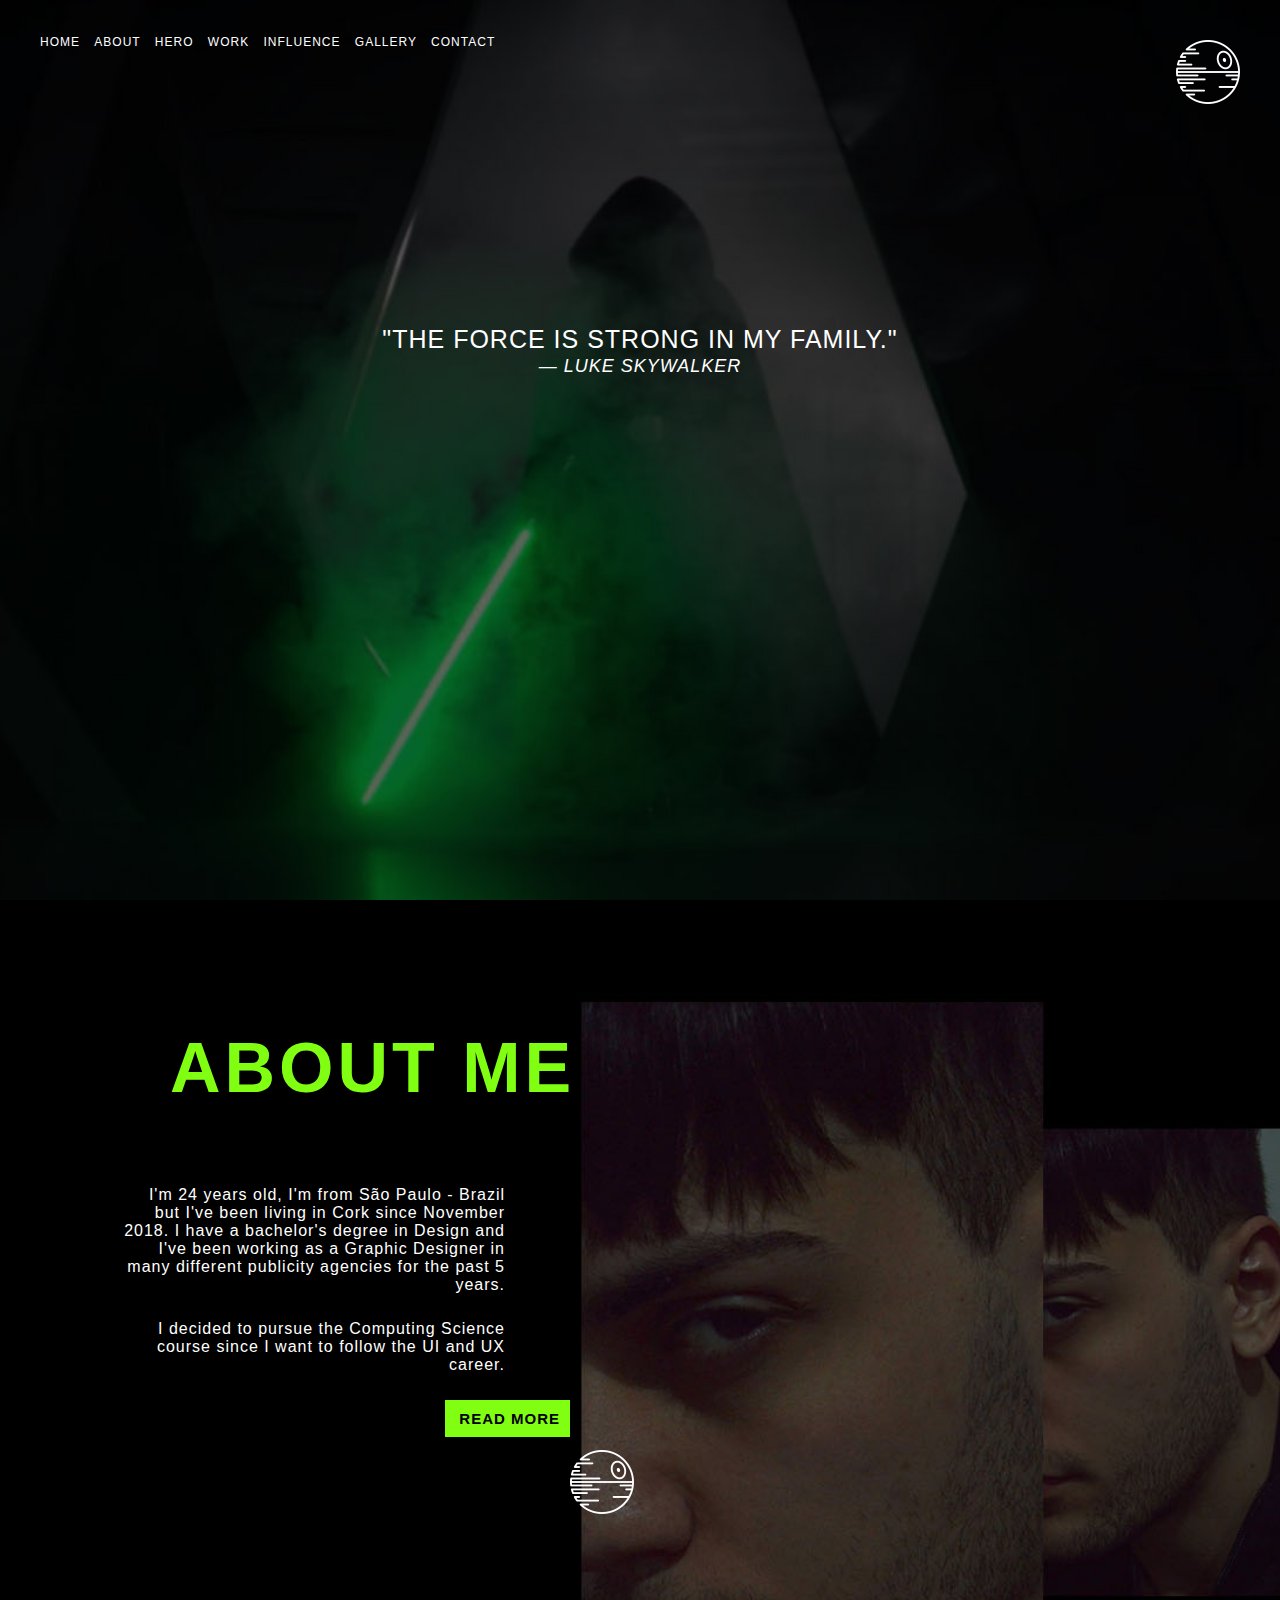
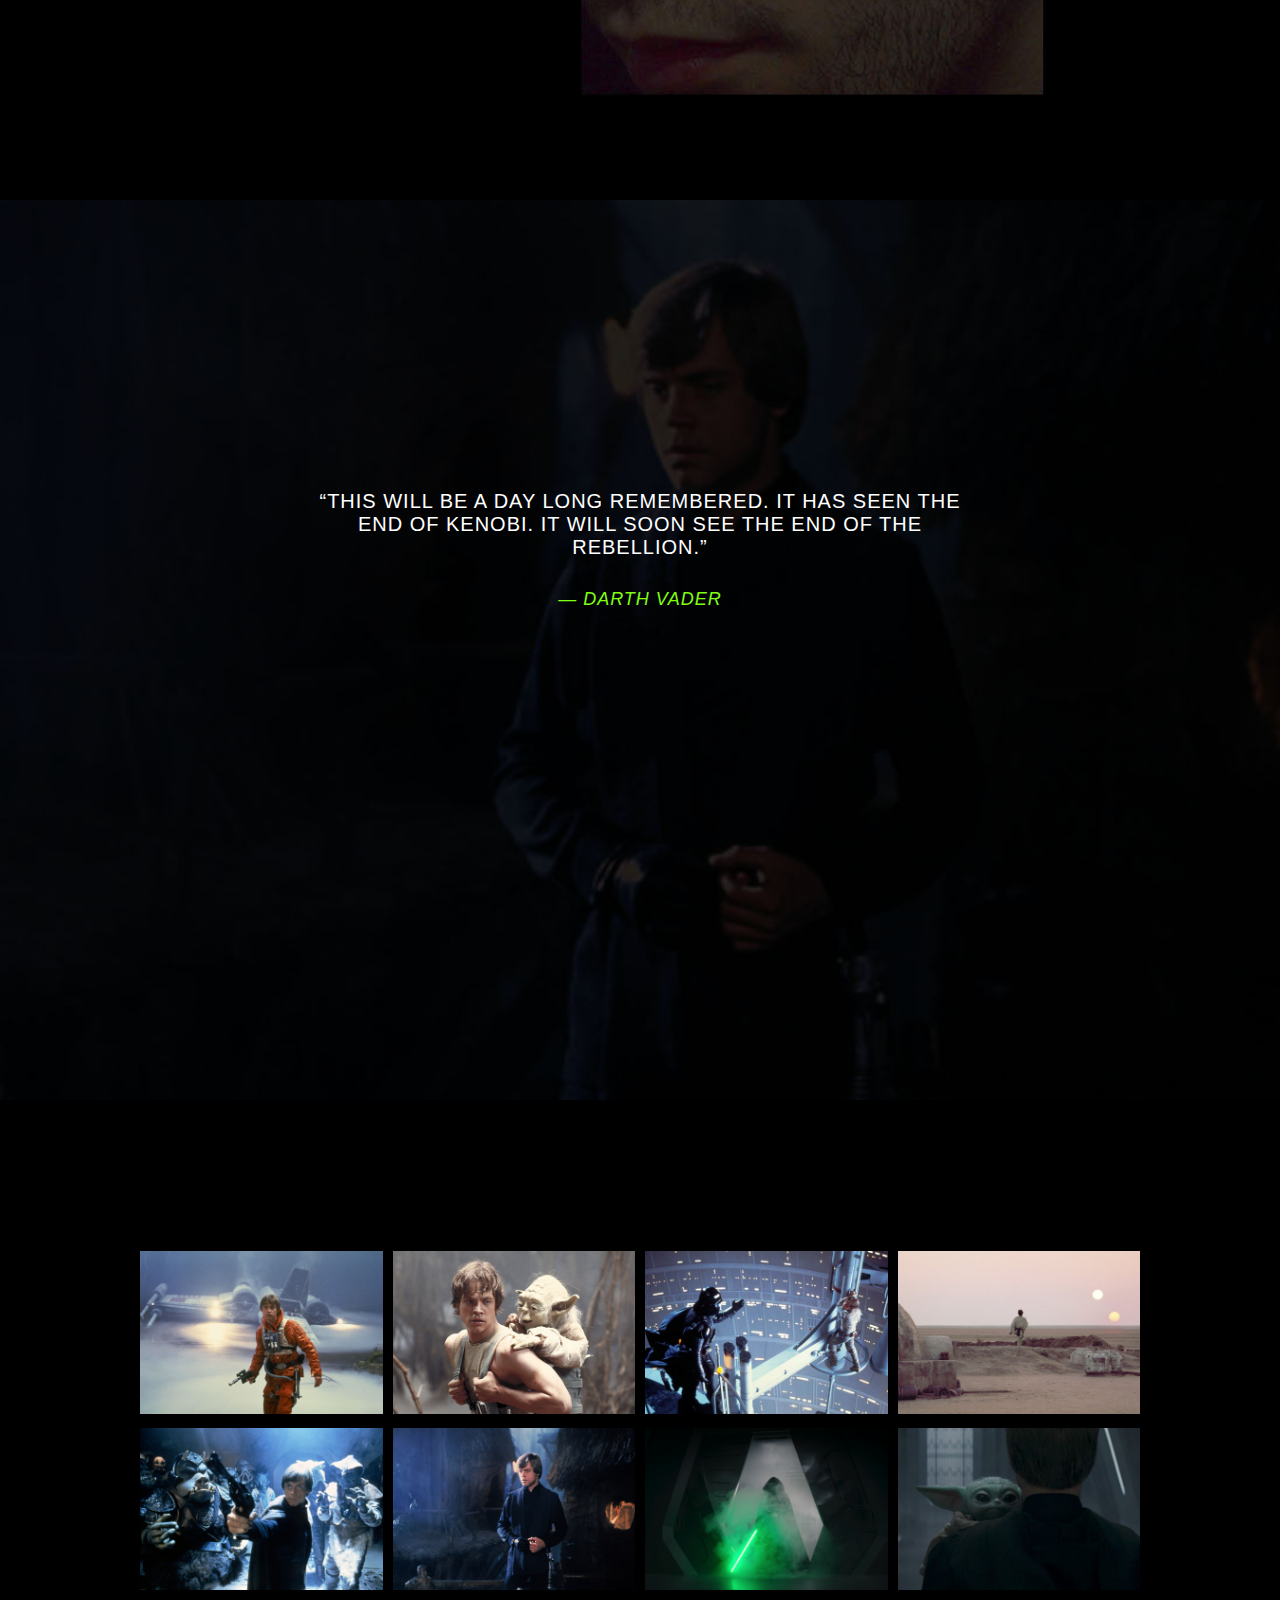
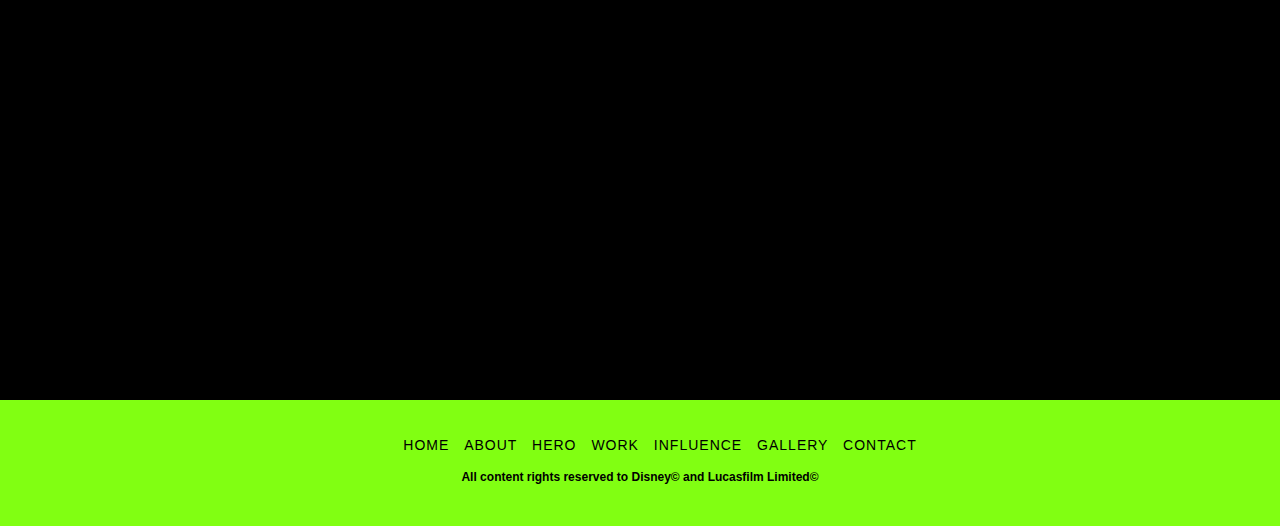
<file: skywalker-website/Index.html>
<!Doctype html>
<html lang= "en">
    <head>
        <meta charset="utf-8"/>
        <title> Gustavo Selemem | 3042264 </title>
        <link rel = "styleSheet" href ="Style.css"/>
    </head>

<div>

<body>


<section id="first-section">

<nav id="menu">
	     <nav id="menu">
         <ul>
             <li> <a href= "Index.html" target="_blank"> Home </a> </li>
             <li> <a href= "AboutMe.html" target="_blank"> About </a> </li>
             <li> <a href= "MyHero.html" target="_blank"> Hero </a> </li>
             <li> <a href= "Work.html" target="_blank"> Work </a> </li>
             <li> <a href= "Influence.html" target="_blank"> Influence </a> </li>
             <li> <a href= "Gallery.html" target="_blank"> Gallery </a> </li>
             <li> <a href= "Contact.html" target="_blank"> Contact </a> </li>
         </ul>
       </nav>

<img src="Media/Logo.png" width="64px" height="64px" alt = "Logo" title = "Logo">

<blockquote> "The Force Is Strong In My Family." <footer> — Luke Skywalker </footer> </blockquote>

</section>



<section id="second-section">

    <h2> About Me </h2>
	     <p> I'm 24 years old, I'm from São Paulo - Brazil but I've been living in Cork since November 2018. I have a bachelor's degree in Design and I've been working as a Graphic Designer in many different publicity agencies for the past 5 years. </p>

        <p> I decided to pursue the Computing Science course since I want to follow the UI and UX career. </p>

    <h3> <a href= "AboutMe.html" target="_blank"> Read More </a> </h3>
  
</section>



<section id="third-section">

        <img src="Media/Logo.png" width="64px" height="64px" alt = "Logo" title = "Logo">

	    <blockquote> “This will be a day long remembered. It has seen the end of Kenobi. It will soon see the end of the Rebellion.” <footer> — Darth Vader </footer> </blockquote>

</section>



<section id="fourth-section">

     <div class="container">
        <div class="one"> <img src="Media/1.jpg" style="width:100%"> </div>
        <div class="two"> <img src="Media/2.jpg" style="width:100%"> </div>
        <div class="three"> <img src="Media/3.jpg" style="width:100%"> </div>
        <div class="four"> <img src="Media/4.jpg" style="width:100%"> </div>
        <div class="five"> <img src="Media/5.jpg" style="width:100%"> </div>
        <div class="six"> <img src="Media/7.jpg" style="width:100%"> </div>
        <div class="seven"> <img src="Media/8.jpg" style="width:100%"> </div>
        <div class="eight"> <img src="Media/9.jpg" style="width:100%"> </div>
     </div>

</section>


<footer id="footer">

       <nav id="menu">
         <ul>
             <li> <a href= "Index.html" target="_blank"> Home </a> </li>
             <li> <a href= "AboutMe.html" target="_blank"> About </a> </li>
             <li> <a href= "MyHero.html" target="_blank"> Hero </a> </li>
             <li> <a href= "Work.html" target="_blank"> Work </a> </li>
             <li> <a href= "Influence.html" target="_blank"> Influence </a> </li>
             <li> <a href= "Gallery.html" target="_blank"> Gallery </a> </li>
             <li> <a href= "Contact.html" target="_blank"> Contact </a> </li>
         </ul>
       </nav>

       <p> <strong> All content rights reserved to Disney© and Lucasfilm Limited© </strong> </p>

</footer>




</body>
</div>
</file>
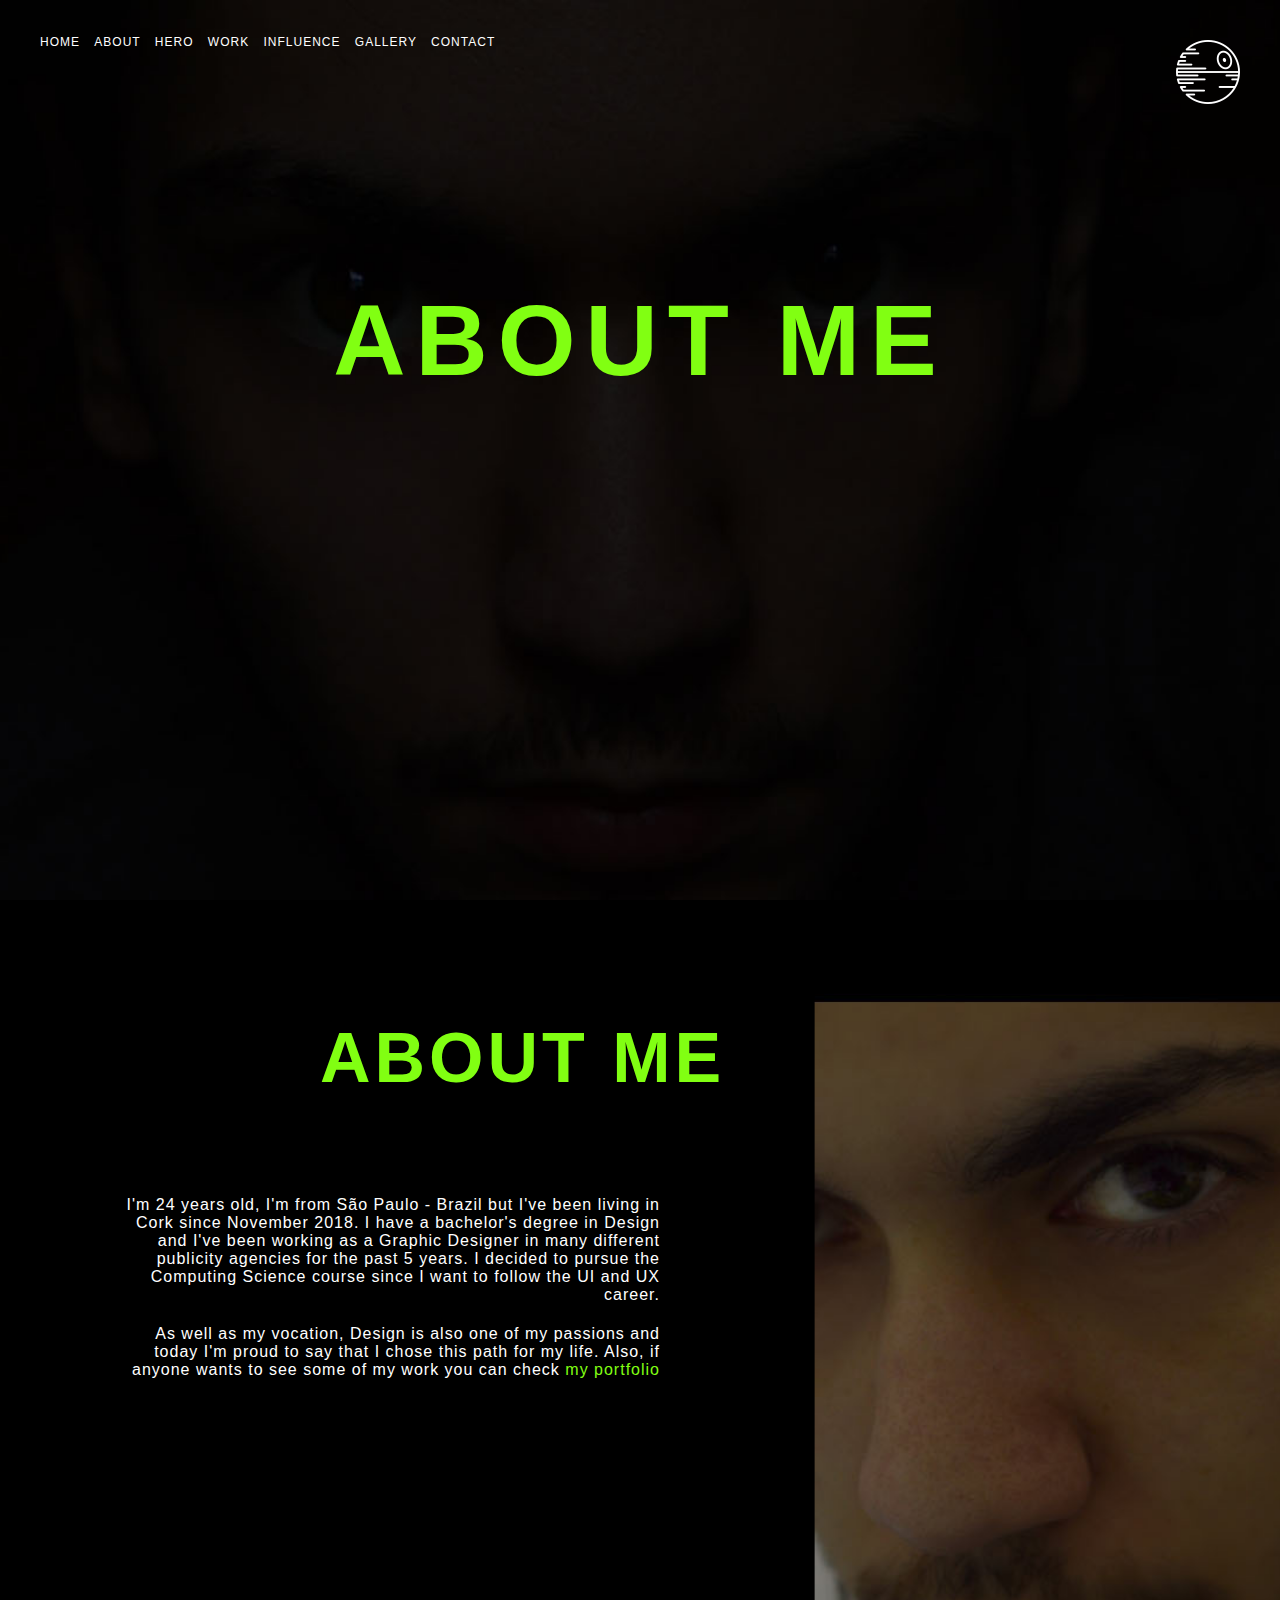
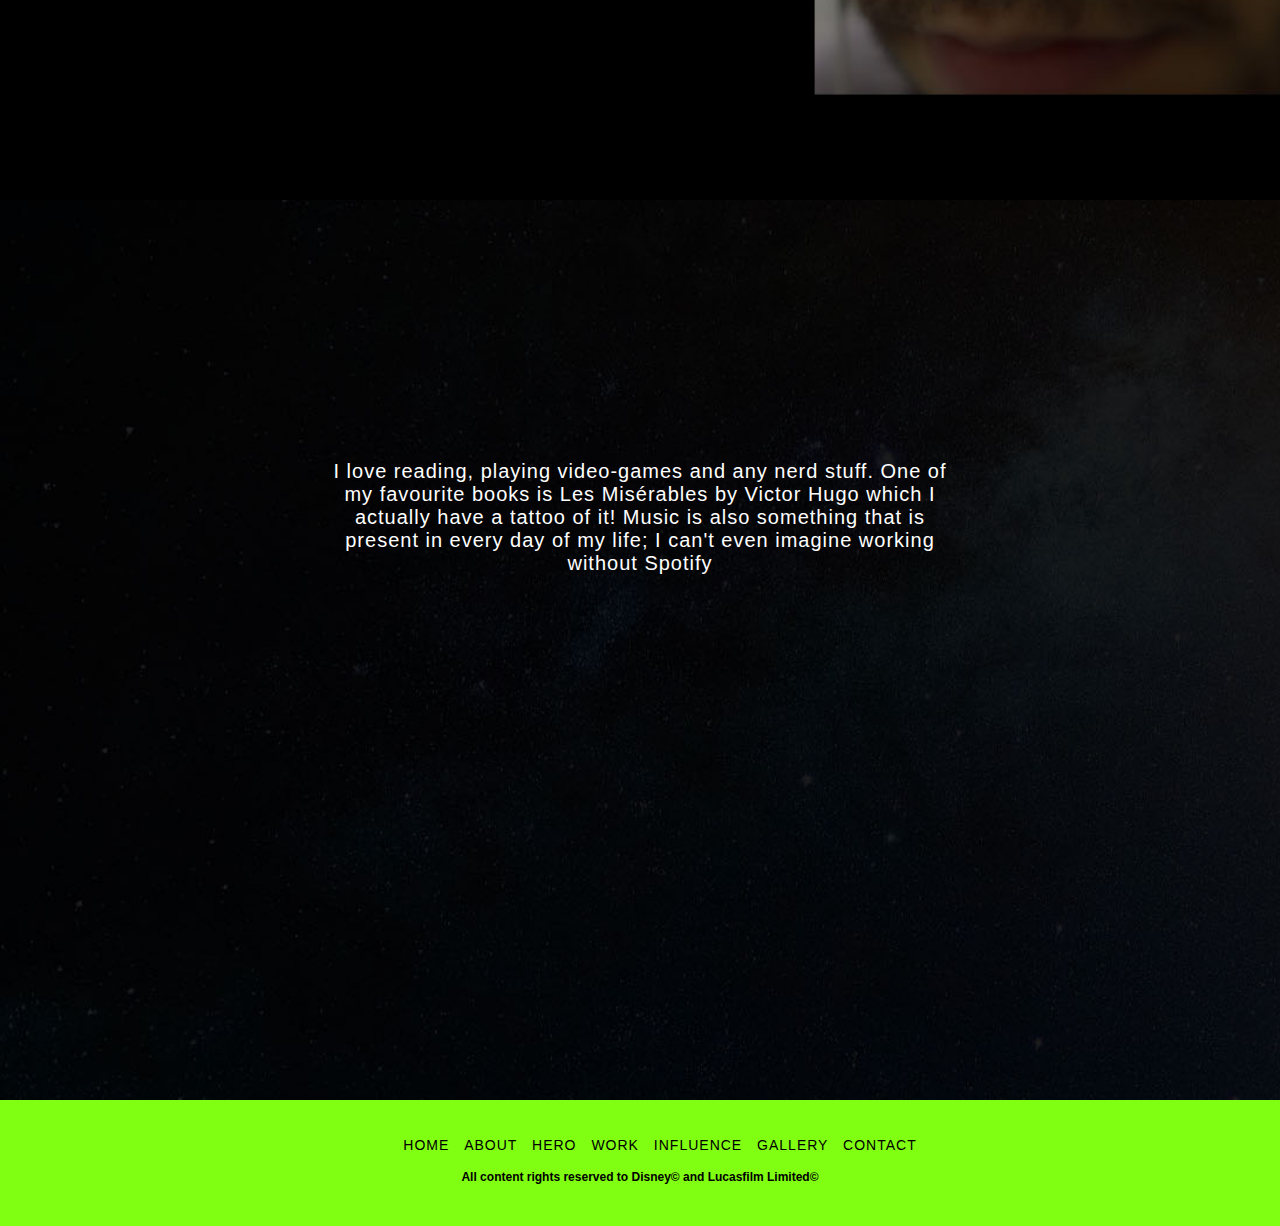
<file: skywalker-website/AboutMe.html>
<!Doctype html>
<html lang= "en">
    <head>
        <meta charset="utf-8"/>
        <title> Gustavo Selemem | 3042264 </title>
        <link rel = "styleSheet" href ="Style.css"/>
    </head>

<div>

<body>


<section id="first-section-about">

<nav id="menu">
       <nav id="menu">
         <ul>
             <li> <a href= "Index.html" target="_blank"> Home </a> </li>
             <li> <a href= "AboutMe.html" target="_blank"> About </a> </li>
             <li> <a href= "MyHero.html" target="_blank"> Hero </a> </li>
             <li> <a href= "Work.html" target="_blank"> Work </a> </li>
             <li> <a href= "Influence.html" target="_blank"> Influence </a> </li>
             <li> <a href= "Gallery.html" target="_blank"> Gallery </a> </li>
             <li> <a href= "Contact.html" target="_blank"> Contact </a> </li>
         </ul>
       </nav>

<img src="Media/Logo.png" width="64px" height="64px" alt = "Logo" title = "Logo">

<h2> About Me </h2>

</section>


<section id="second-section-about">

        <h2> About Me </h2>
        	<p> I'm 24 years old, I'm from São Paulo - Brazil but I've been living in Cork since November 2018. I have a bachelor's degree in Design and I've been working as a Graphic Designer in many different publicity agencies for the past 5 years. I decided to pursue the Computing Science course since I want to follow the UI and UX career. </p>

          <p> As well as my vocation, Design is also one of my passions and today I'm proud to say that I chose this path for my life. Also, if anyone wants to see some of my work you can check <a href= "https://gustavoselemem.myportfolio.com/" target="_blank"> my portfolio </a></p>

</section>


<section id="third-section-about">

          <p> I love reading, playing video-games and any nerd stuff. One of my favourite books is Les Misérables by Victor Hugo which I actually have a tattoo of it! Music is also something that is present in every day of my life; I can't even imagine working without Spotify </p>

</section>


<footer id="footer">

       <nav id="menu">
         <ul>
             <li> <a href= "Index.html" target="_blank"> Home </a> </li>
             <li> <a href= "AboutMe.html" target="_blank"> About </a> </li>
             <li> <a href= "MyHero.html" target="_blank"> Hero </a> </li>
             <li> <a href= "Work.html" target="_blank"> Work </a> </li>
             <li> <a href= "Influence.html" target="_blank"> Influence </a> </li>
             <li> <a href= "Gallery.html" target="_blank"> Gallery </a> </li>
             <li> <a href= "Contact.html" target="_blank"> Contact </a> </li>
         </ul>
       </nav>

       <p> <strong> All content rights reserved to Disney© and Lucasfilm Limited© </strong> </p>

</footer>




</body>
</div>
</file>
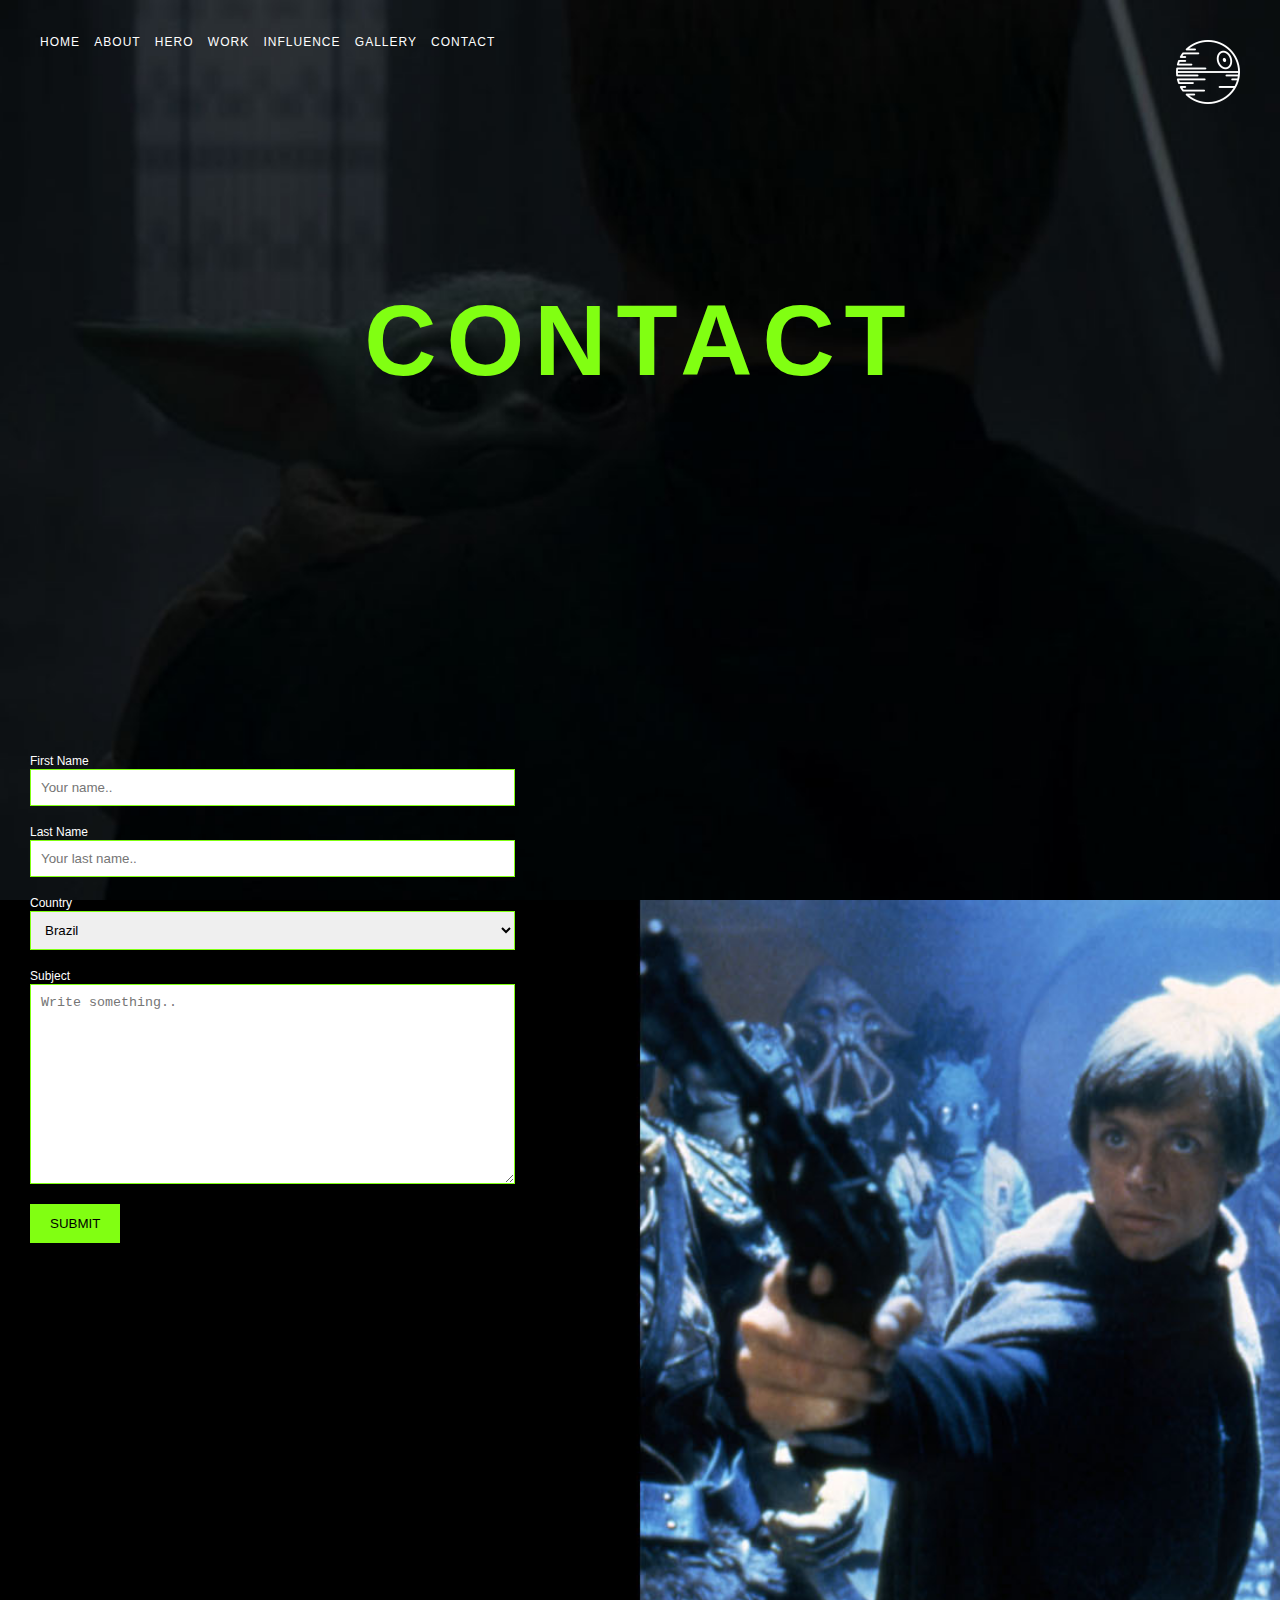
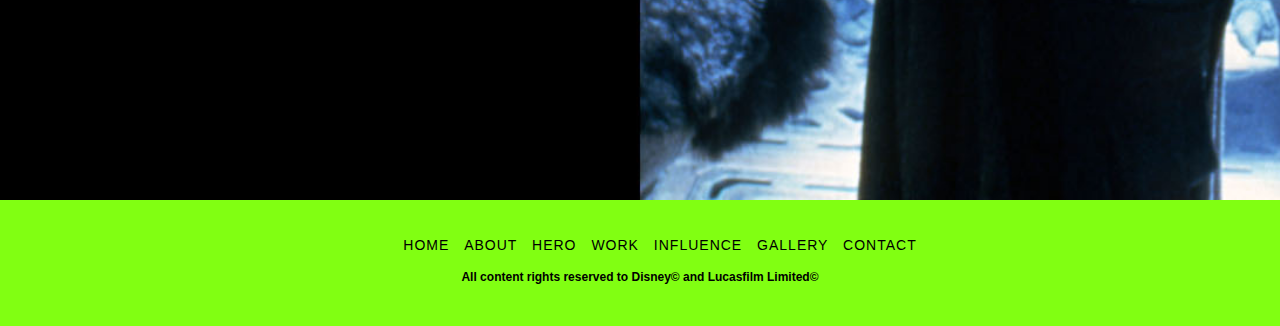
<file: skywalker-website/Contact.html>
<!Doctype html>
<html lang= "en">
    <head>
        <meta charset="utf-8"/>
        <title> Gustavo Selemem | 3042264 </title>
        <link rel = "styleSheet" href ="Style.css"/>
    </head>

<div>

<body>


<section id="first-section-contact">

<nav id="menu">
       <nav id="menu">
         <ul>
             <li> <a href= "Index.html" target="_blank"> Home </a> </li>
             <li> <a href= "AboutMe.html" target="_blank"> About </a> </li>
             <li> <a href= "MyHero.html" target="_blank"> Hero </a> </li>
             <li> <a href= "Work.html" target="_blank"> Work </a> </li>
             <li> <a href= "Influence.html" target="_blank"> Influence </a> </li>
             <li> <a href= "Gallery.html" target="_blank"> Gallery </a> </li>
             <li> <a href= "Contact.html" target="_blank"> Contact </a> </li>
         </ul>
       </nav>

<img src="Media/Logo.png" width="64px" height="64px" alt = "Logo" title = "Logo">

<h2> Contact </h2>

</section>


<section id="second-section-contact">

                <div class="container">
                  <form action="action_page.php">

                    <label for="fname"> First Name </label>
                    <input type="text" id="fname" name="firstname" placeholder="Your name..">

                    <label for="lname"> Last Name </label>
                    <input type="text" id="lname" name="lastname" placeholder="Your last name..">

                    <label for="country"> Country </label>
                    <select id="country" name="country">
                      <option value="brazil"> Brazil </option>
                      <option value="ireland"> Republic of Ireland </option>
                      <option value="usa"> USA </option>
                    </select>

                    <label for="subject"> Subject </label>
                    <textarea id="subject" name="subject" placeholder="Write something.." style="height:200px"></textarea>

                    <input type="submit" value="Submit">

                  </form>
                </div>

</section>


<footer id="footer">

       <nav id="menu">
         <ul>
             <li> <a href= "Index.html" target="_blank"> Home </a> </li>
             <li> <a href= "AboutMe.html" target="_blank"> About </a> </li>
             <li> <a href= "MyHero.html" target="_blank"> Hero </a> </li>
             <li> <a href= "Work.html" target="_blank"> Work </a> </li>
             <li> <a href= "Influence.html" target="_blank"> Influence </a> </li>
             <li> <a href= "Gallery.html" target="_blank"> Gallery </a> </li>
             <li> <a href= "Contact.html" target="_blank"> Contact </a> </li>
         </ul>
       </nav>

       <p> <strong> All content rights reserved to Disney© and Lucasfilm Limited© </strong> </p>

</footer>




</body>
</div>
</file>
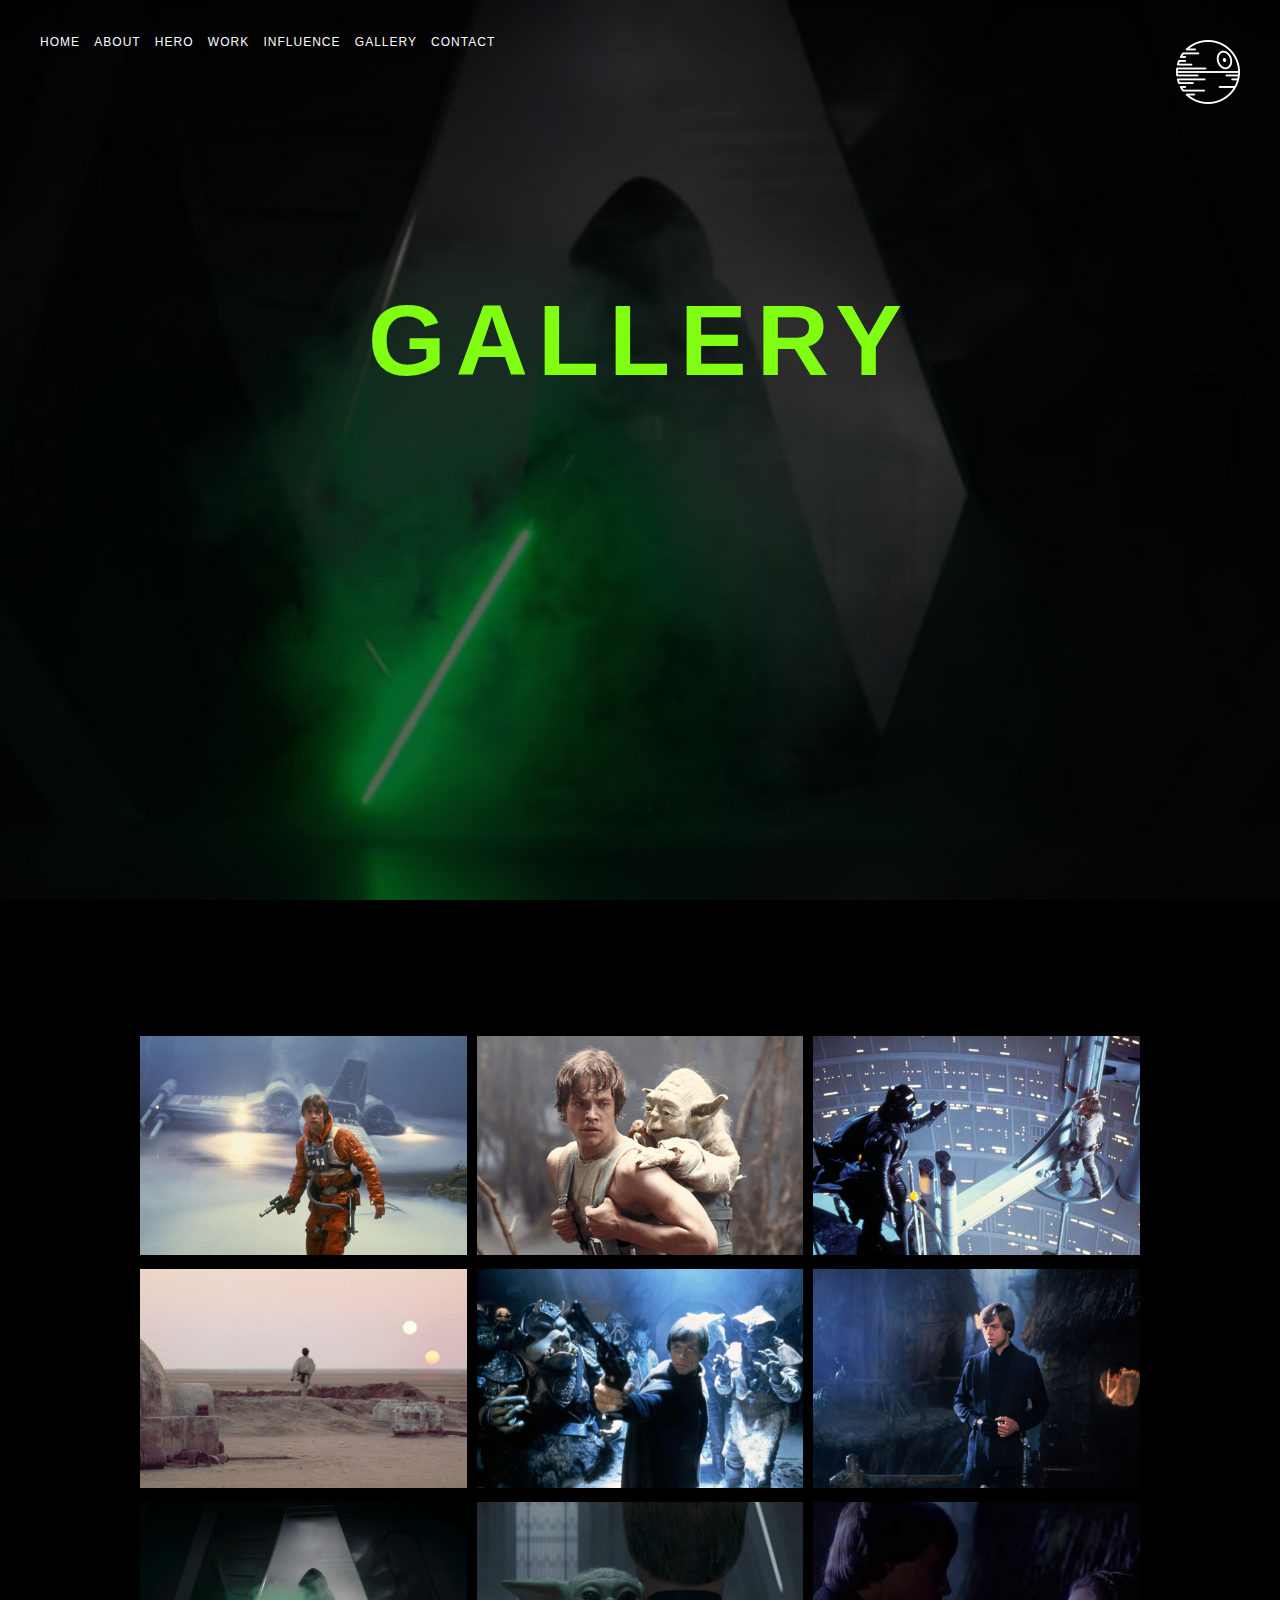
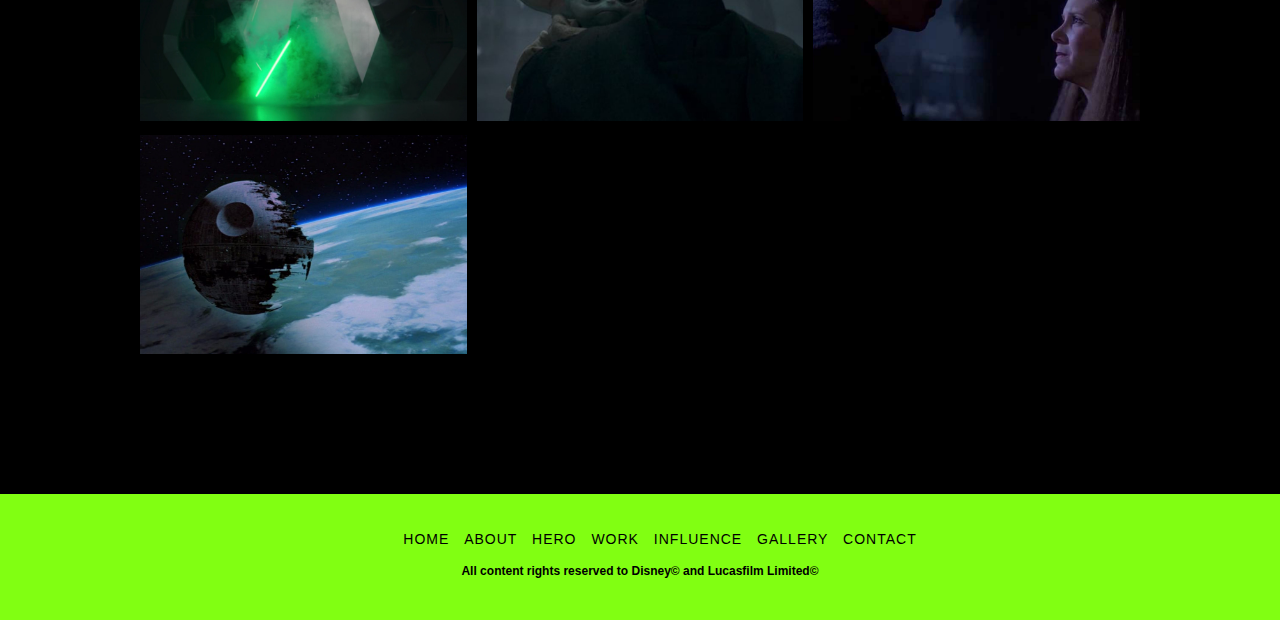
<file: skywalker-website/Gallery.html>
<!Doctype html>
<html lang= "en">
    <head>
        <meta charset="utf-8"/>
        <title> Gustavo Selemem | 3042264 </title>
        <link rel = "styleSheet" href ="Style.css"/>
    </head>

<div>

<body>


<section id="first-section-gallery">

<nav id="menu">
       <nav id="menu">
         <ul>
             <li> <a href= "Index.html" target="_blank"> Home </a> </li>
             <li> <a href= "AboutMe.html" target="_blank"> About </a> </li>
             <li> <a href= "MyHero.html" target="_blank"> Hero </a> </li>
             <li> <a href= "Work.html" target="_blank"> Work </a> </li>
             <li> <a href= "Influence.html" target="_blank"> Influence </a> </li>
             <li> <a href= "Gallery.html" target="_blank"> Gallery </a> </li>
             <li> <a href= "Contact.html" target="_blank"> Contact </a> </li>
         </ul>
       </nav>

<img src="Media/Logo.png" width="64px" height="64px" alt = "Logo" title = "Logo">

<h2> Gallery </h2>

</section>


<section id="second-section-gallery">

        	 <div class="container">
                <div class="one"> <img src="Media/1.jpg" style="width:100%"> </div>
                <div class="two"> <img src="Media/2.jpg" style="width:100%"> </div>
                <div class="three"> <img src="Media/3.jpg" style="width:100%"> </div>
                <div class="four"> <img src="Media/4.jpg" style="width:100%"> </div>
                <div class="five"> <img src="Media/5.jpg" style="width:100%"> </div>
                <div class="six"> <img src="Media/7.jpg" style="width:100%"> </div>
                <div class="seven"> <img src="Media/8.jpg" style="width:100%"> </div>
                <div class="eight"> <img src="Media/9.jpg" style="width:100%"> </div>
                <div class="seven"> <img src="Media/6.jpg" style="width:100%"> </div>
                <div class="eight"> <img src="Media/10.jpg" style="width:100%"> </div>
             </div>

</section>


<footer id="footer">

       <nav id="menu">
         <ul>
             <li> <a href= "Index.html" target="_blank"> Home </a> </li>
             <li> <a href= "AboutMe.html" target="_blank"> About </a> </li>
             <li> <a href= "MyHero.html" target="_blank"> Hero </a> </li>
             <li> <a href= "Work.html" target="_blank"> Work </a> </li>
             <li> <a href= "Influence.html" target="_blank"> Influence </a> </li>
             <li> <a href= "Gallery.html" target="_blank"> Gallery </a> </li>
             <li> <a href= "Contact.html" target="_blank"> Contact </a> </li>
         </ul>
       </nav>

       <p> <strong> All content rights reserved to Disney© and Lucasfilm Limited© </strong> </p>

</footer>




</body>
</div>
</file>
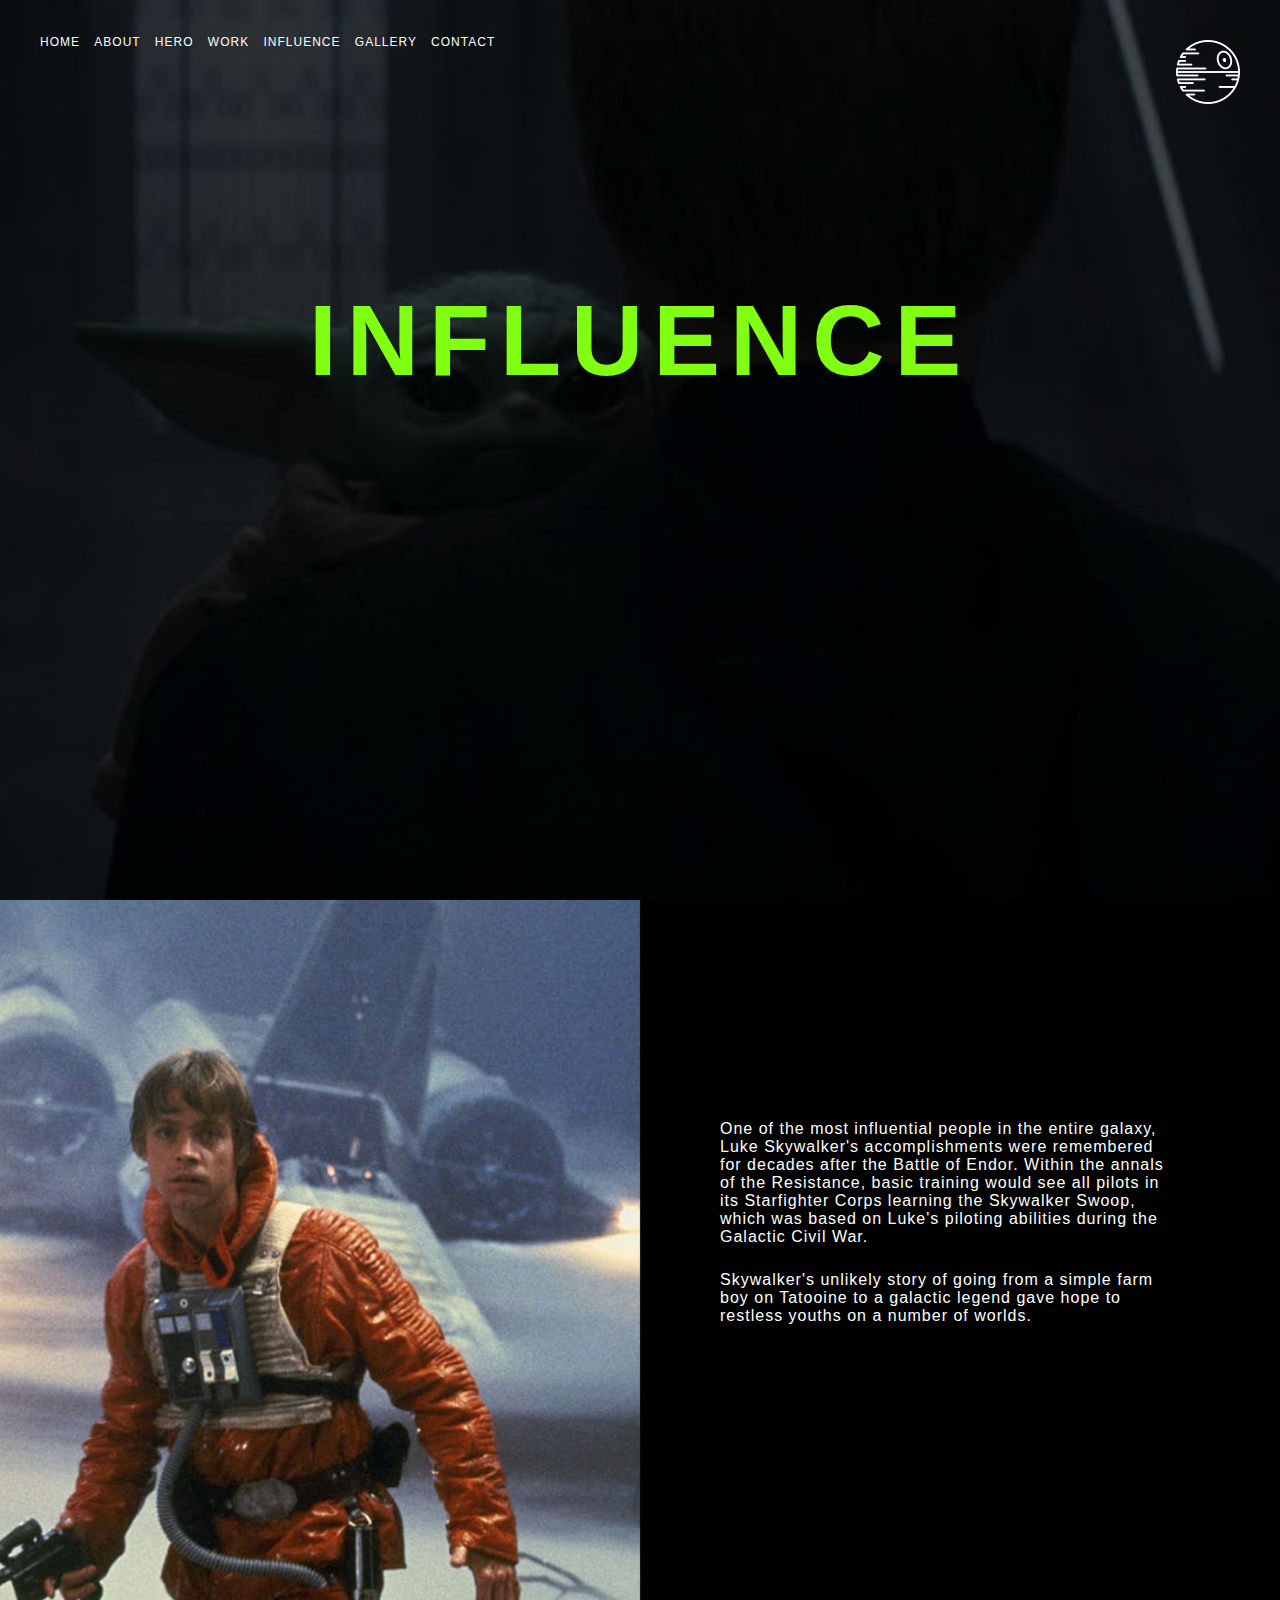
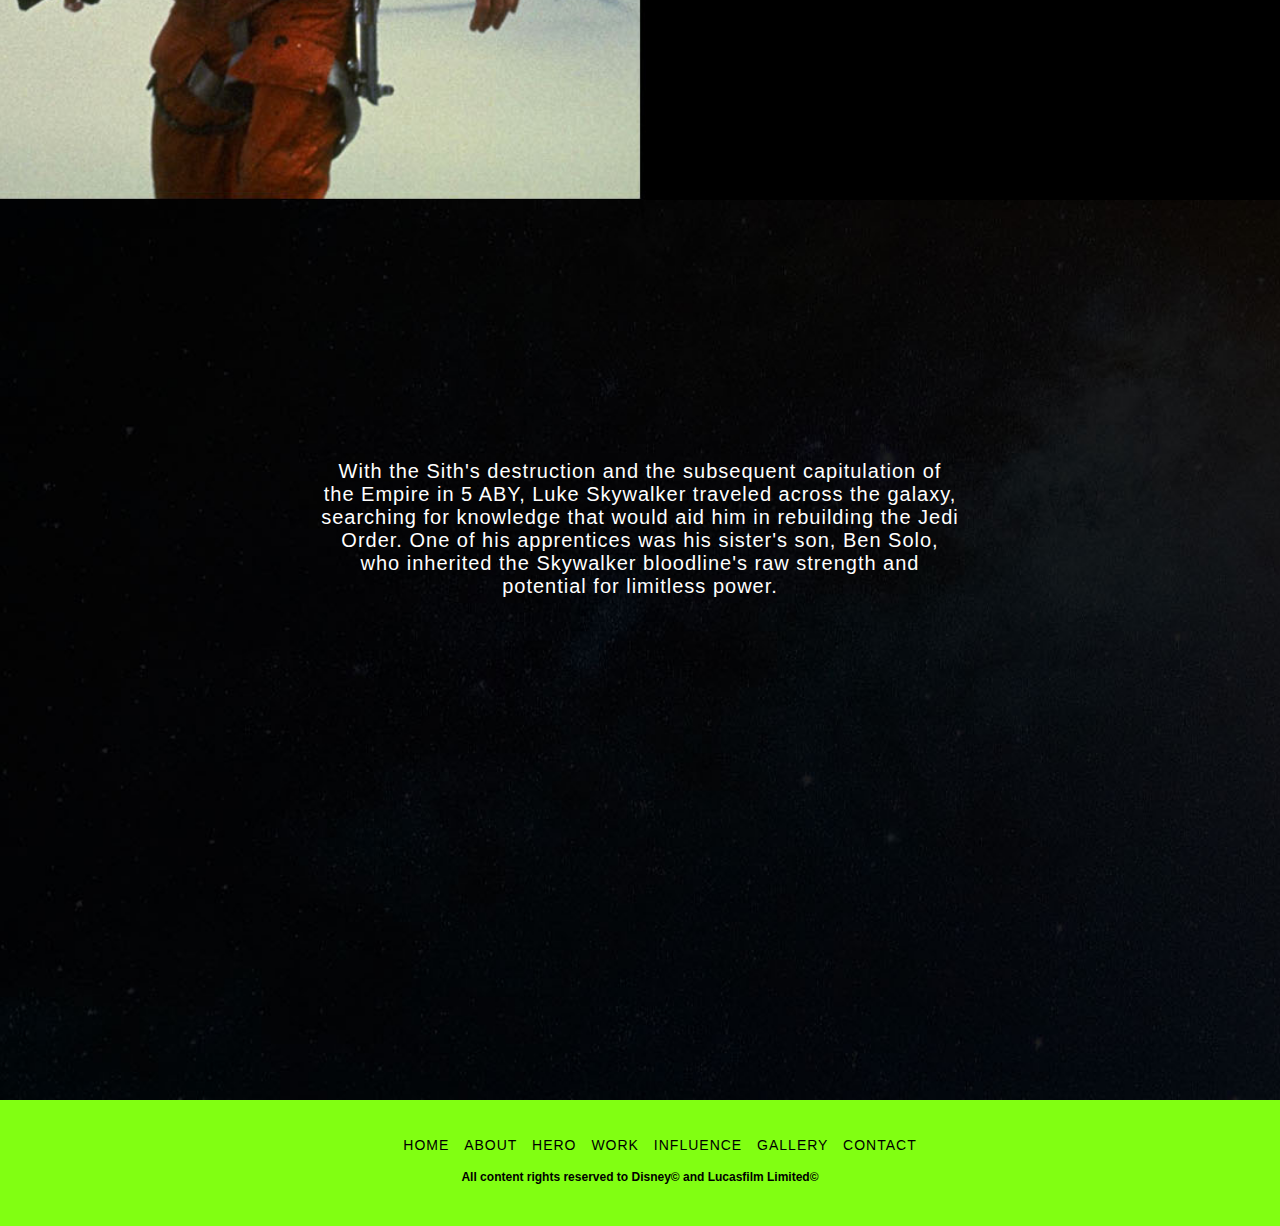
<file: skywalker-website/Influence.html>
<!Doctype html>
<html lang= "en">
    <head>
        <meta charset="utf-8"/>
        <title> Gustavo Selemem | 3042264 </title>
        <link rel = "styleSheet" href ="Style.css"/>
    </head>

<div>

<body>


<section id="first-section-influence">

<nav id="menu">
       <nav id="menu">
         <ul>
             <li> <a href= "Index.html" target="_blank"> Home </a> </li>
             <li> <a href= "AboutMe.html" target="_blank"> About </a> </li>
             <li> <a href= "MyHero.html" target="_blank"> Hero </a> </li>
             <li> <a href= "Work.html" target="_blank"> Work </a> </li>
             <li> <a href= "Influence.html" target="_blank"> Influence </a> </li>
             <li> <a href= "Gallery.html" target="_blank"> Gallery </a> </li>
             <li> <a href= "Contact.html" target="_blank"> Contact </a> </li>
         </ul>
       </nav>

<img src="Media/Logo.png" width="64px" height="64px" alt = "Logo" title = "Logo">

<h2> Influence </h2>

</section>


<section id="second-section-influence">

        	<p> One of the most influential people in the entire galaxy, Luke Skywalker's accomplishments were remembered for decades after the Battle of Endor. Within the annals of the Resistance, basic training would see all pilots in its Starfighter Corps learning the Skywalker Swoop, which was based on Luke's piloting abilities during the Galactic Civil War. </p>

            <p> Skywalker's unlikely story of going from a simple farm boy on Tatooine to a galactic legend gave hope to restless youths on a number of worlds. </p>

</section>


<section id="third-section-influence">

            <p> With the Sith's destruction and the subsequent capitulation of the Empire in 5 ABY, Luke Skywalker traveled across the galaxy, searching for knowledge that would aid him in rebuilding the Jedi Order. One of his apprentices was his sister's son, Ben Solo, who inherited the Skywalker bloodline's raw strength and potential for limitless power. </p>

</section>


<footer id="footer">

       <nav id="menu">
         <ul>
             <li> <a href= "Index.html" target="_blank"> Home </a> </li>
             <li> <a href= "AboutMe.html" target="_blank"> About </a> </li>
             <li> <a href= "MyHero.html" target="_blank"> Hero </a> </li>
             <li> <a href= "Work.html" target="_blank"> Work </a> </li>
             <li> <a href= "Influence.html" target="_blank"> Influence </a> </li>
             <li> <a href= "Gallery.html" target="_blank"> Gallery </a> </li>
             <li> <a href= "Contact.html" target="_blank"> Contact </a> </li>
         </ul>
       </nav>

       <p> <strong> All content rights reserved to Disney© and Lucasfilm Limited© </strong> </p>

</footer>




</body>
</div>
</file>
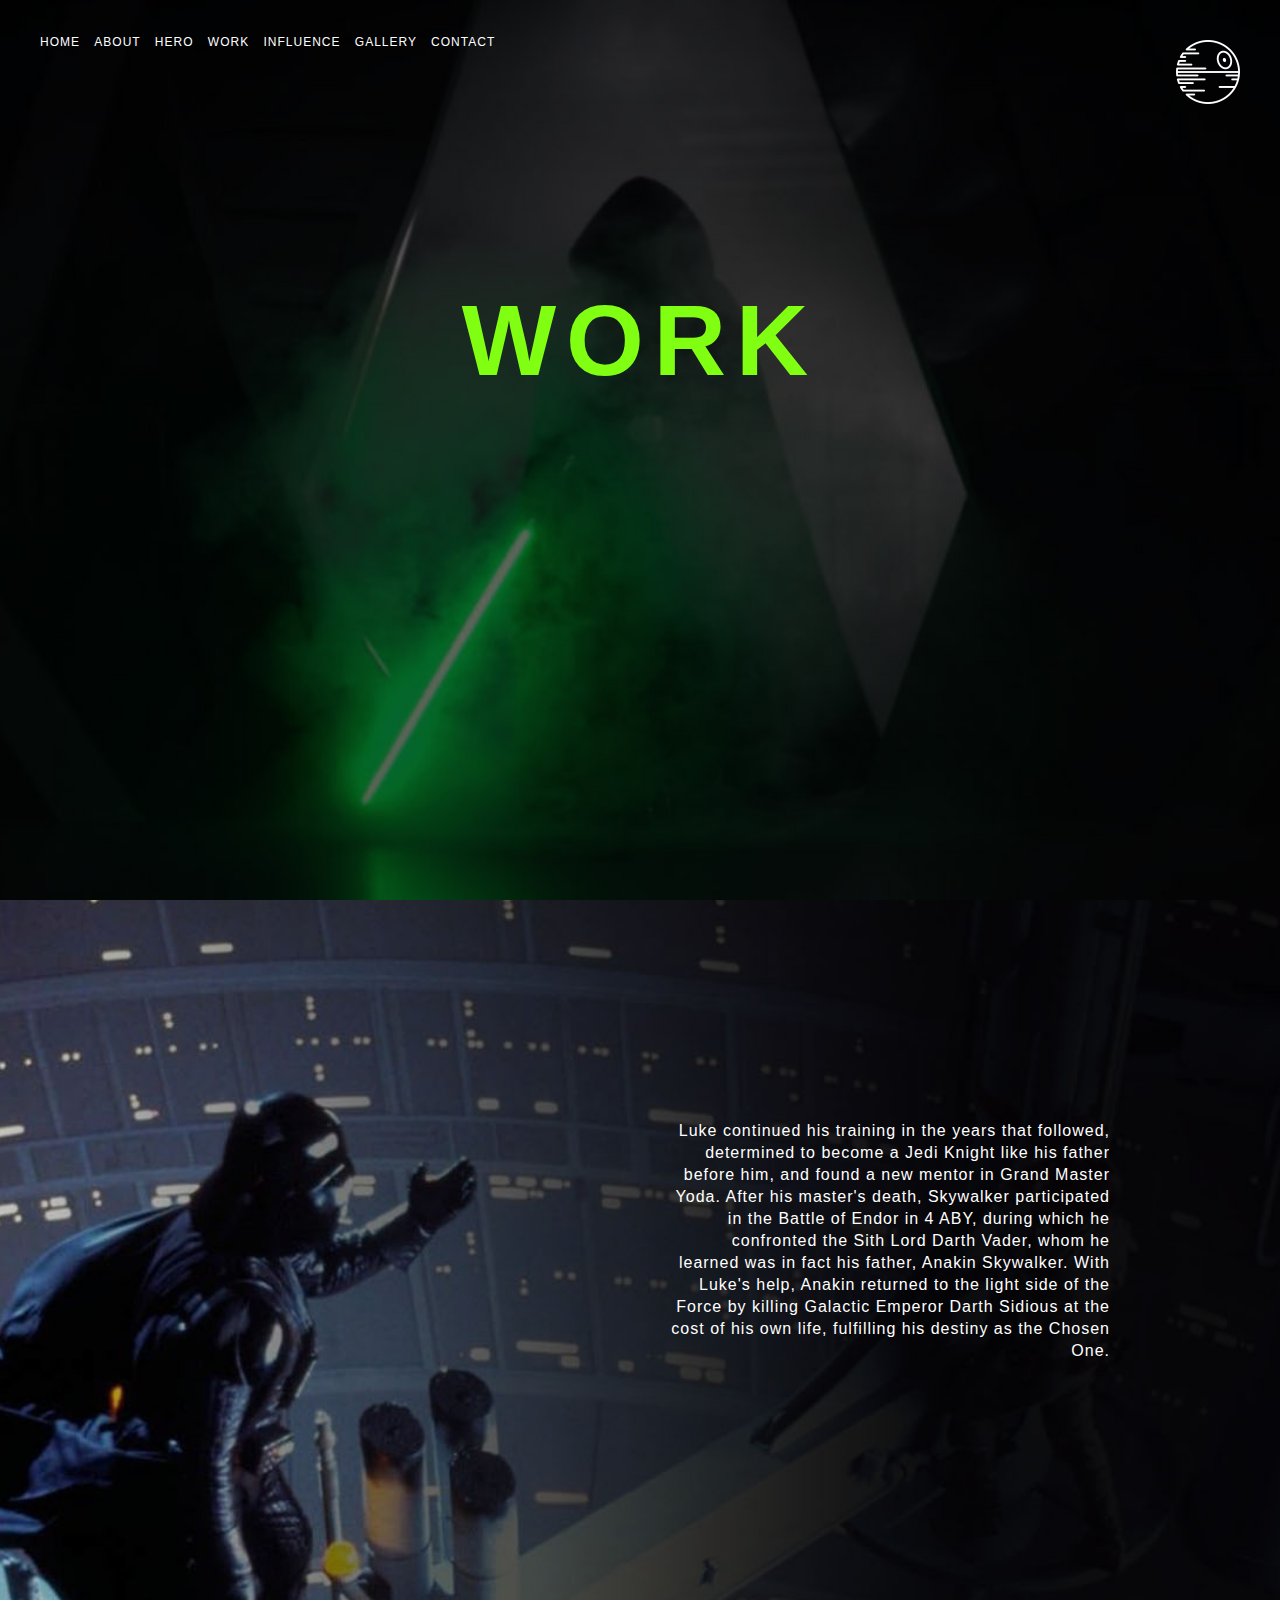
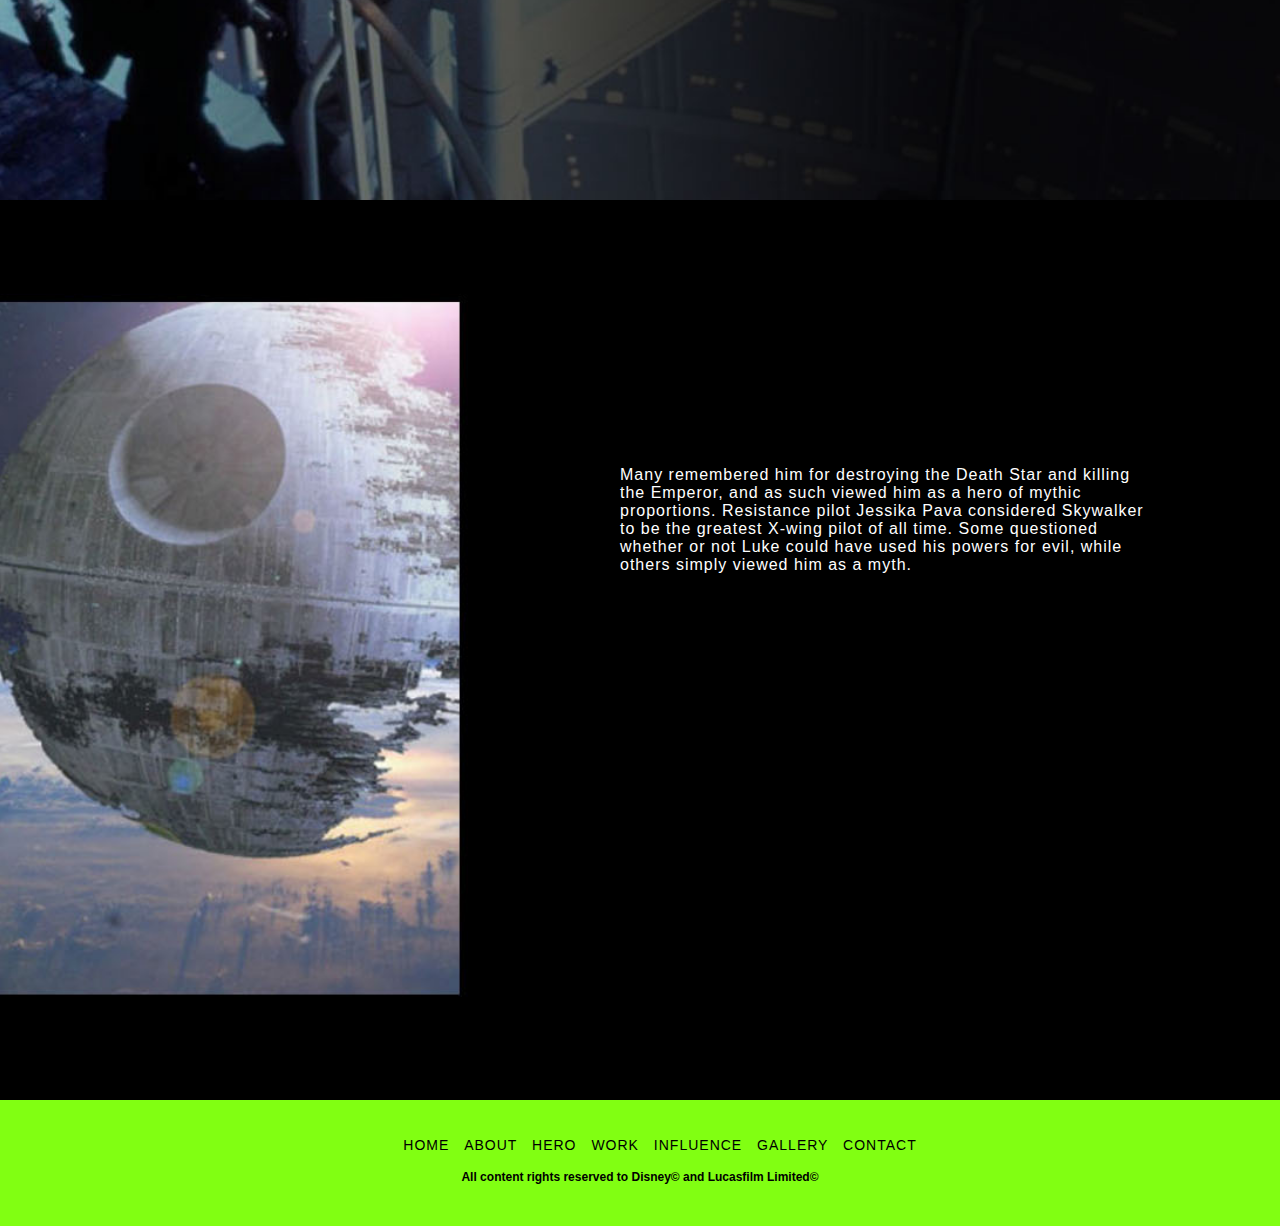
<file: skywalker-website/Work.html>
<!Doctype html>
<html lang= "en">
    <head>
        <meta charset="utf-8"/>
        <title> Gustavo Selemem | 3042264 </title>
        <link rel = "styleSheet" href ="Style.css"/>
    </head>

<div>

<body>


<section id="first-section-work">

<nav id="menu">
       <nav id="menu">
         <ul>
             <li> <a href= "Index.html" target="_blank"> Home </a> </li>
             <li> <a href= "AboutMe.html" target="_blank"> About </a> </li>
             <li> <a href= "MyHero.html" target="_blank"> Hero </a> </li>
             <li> <a href= "Work.html" target="_blank"> Work </a> </li>
             <li> <a href= "Influence.html" target="_blank"> Influence </a> </li>
             <li> <a href= "Gallery.html" target="_blank"> Gallery </a> </li>
             <li> <a href= "Contact.html" target="_blank"> Contact </a> </li>
         </ul>
       </nav>

<img src="Media/Logo.png" width="64px" height="64px" alt = "Logo" title = "Logo">

<h2> Work </h2>

</section>


<section id="second-section-work">

        	<p> Luke continued his training in the years that followed, determined to become a Jedi Knight like his father before him, and found a new mentor in Grand Master Yoda. After his master's death, Skywalker participated in the Battle of Endor in 4 ABY, during which he confronted the Sith Lord Darth Vader, whom he learned was in fact his father, Anakin Skywalker. With Luke's help, Anakin returned to the light side of the Force by killing Galactic Emperor Darth Sidious at the cost of his own life, fulfilling his destiny as the Chosen One. </p>

</section>


<section id="third-section-work">

          <p> Many remembered him for destroying the Death Star and killing the Emperor, and as such viewed him as a hero of mythic proportions. Resistance pilot Jessika Pava considered Skywalker to be the greatest X-wing pilot of all time. Some questioned whether or not Luke could have used his powers for evil, while others simply viewed him as a myth. </p>

</section>


<footer id="footer">

       <nav id="menu">
         <ul>
             <li> <a href= "Index.html" target="_blank"> Home </a> </li>
             <li> <a href= "AboutMe.html" target="_blank"> About </a> </li>
             <li> <a href= "MyHero.html" target="_blank"> Hero </a> </li>
             <li> <a href= "Work.html" target="_blank"> Work </a> </li>
             <li> <a href= "Influence.html" target="_blank"> Influence </a> </li>
             <li> <a href= "Gallery.html" target="_blank"> Gallery </a> </li>
             <li> <a href= "Contact.html" target="_blank"> Contact </a> </li>
         </ul>
       </nav>

       <p> <strong> All content rights reserved to Disney© and Lucasfilm Limited© </strong> </p>

</footer>




</body>
</div>
</file>
<file: skywalker-website/Style.css>
* {
	box-sizing: border-box;
}

body {
	margin: 0; 
}

section {
  width: 100%;
  display: table;
  margin: 0;
  max-width: none;
  height: 100vh;

}

#first-section nav ul li {
	list-style-type: none;
	text-decoration: none;
	display: inline;
}

#first-section nav a {
	font-family: Arial;
	font-size: 12px;
	letter-spacing: 1px;
	word-spacing: 10px;
	text-transform: uppercase;
	text-decoration: none;
	color: white;
}

#first-section nav {
	padding-top: 8px;
}

#first-section nav a:hover {
  	color: #81ff12;
}

#first-section {
	background-image: url(Media/MainHeader.jpg);
	height: 100vh;
  	background-position: center;
  	background-repeat: no-repeat;
  	background-size: cover;
}

#first-section img {
	 position: absolute;
	 right: 40px;
	 top: 40px;
}

#first-section blockquote {
	font-family: Arial;
	letter-spacing: 1px;
	text-transform: uppercase;
	font-size: 25px;
	text-align: center;
	color: white;
	padding-top: 250px;
}

#first-section blockquote footer {
	font-family: Arial;
	padding-top: 2px;
	font-style: italic;
	font-size: 18px;
}

#second-section {
	padding: 20px;
	background-image: url(Media/GustavoHome.jpg);
	height: 100vh;
  	background-position: center;
  	background-repeat: no-repeat;
  	background-size: cover;
}

#second-section h2 {
	font-family: Arial;
	text-transform: uppercase;
	letter-spacing: 4px;
	font-size: 70px;
	padding: 50px 50px 20px 150px;
	color: #81ff12;
}

#second-section p {
	font-family: Arial;
	margin-left: 100px;
	margin-right: 755px;
	padding-bottom: 10px;
	letter-spacing: 1px;
	text-align: right;
	color: white;
}

#second-section h3 {
	font-family: Arial;
	font-size: 15px;
	text-transform: uppercase;
	margin-left: 425px;
	letter-spacing: 1px;
	text-align: right;
	color: black;
	background-color: #81ff12;
	padding: 10px;
	width: 125px;
}

#second-section a {
	text-decoration: none;
	color: black;
}

#second-section a:hover {
  	color: white;
}

#third-section {
	padding: 20px;
	background-image: url(Media/BackgrundIndex.jpg);
	height: 100vh;
  	background-position: center;
  	background-repeat: no-repeat;
  	background-size: cover;
}

#third-section img {
    position: absolute;
    right: 646px;
    top: 1450px;
}

#third-section blockquote {
	font-family: Arial;
	letter-spacing: 1px;
	text-transform: uppercase;
	font-size: 20px;
	padding-right: 250px;
	padding-left: 250px;
	text-align: center;
	color: white;
	padding-top: 250px;
}

#third-section blockquote footer {
	font-family: Arial;
	padding-top: 30px;
	font-style: italic;
	font-size: 18px;
	color: #81ff12;
}

#fourth-section {
	padding: 20px;
	background-color: black;
	height: 100vh;
  	background-position: center;
  	background-repeat: no-repeat;
  	background-size: cover;
}

.container {
 	display:grid;
 	width:1000px;
 	margin:1rem auto;
 	grid-template-columns:200fr 200fr 200fr 200fr;
 	grid-template-rows: repeat 20%;
 	grid-gap:10px;
 	padding-top: 115px;
}

#footer {
	padding: 20px;
	background-color: #81ff12;
	height: 14vh;
  	background-position: center;
  	background-repeat: no-repeat;
  	background-size: cover;
  	text-align: center;
}

#footer nav ul li{
	list-style-type: none;
	text-decoration: none;
	display: inline;
}

#footer nav a{
	font-family: Arial;
	font-size: 14px;
	letter-spacing: 1px;
	word-spacing: 10px;
	text-transform: uppercase;
	text-decoration: none;
	color: black;
}

#footer nav a:hover {
  color: white;
}

#footer p {
	font-family: Arial;
	font-size: 12px;
}





#first-section-about nav ul li {
	list-style-type: none;
	text-decoration: none;
	display: inline;
}

#first-section-about nav a {
	font-family: Arial;
	font-size: 12px;
	letter-spacing: 1px;
	word-spacing: 10px;
	text-transform: uppercase;
	text-decoration: none;
	color: white;
}

#first-section-about nav {
	padding-top: 8px;
}

#first-section-about nav a:hover {
  	color: #81ff12;
}

#first-section-about {
	background-image: url(Media/AboutMe.jpg);
	height: 100vh;
  	background-position: center;
  	background-repeat: no-repeat;
  	background-size: cover;
}

#first-section-about img {
  position: absolute;
  right: 40px;
  top: 40px;
}

#first-section-about h2 {
	font-family: Arial;
	text-transform: uppercase;
	letter-spacing: 10px;
	font-size: 100px;
	text-align: center;
	padding-top: 150px;
	color: #81ff12;
}

#second-section-about {
	padding: 20px;
	background-image: url(Media/GustavoAbout.jpg);
	height: 100vh;
  	background-position: center;
  	background-repeat: no-repeat;
  	background-size: cover;
}

#second-section-about h2 {
	font-family: Arial;
	text-transform: uppercase;
	letter-spacing: 4px;
	font-size: 70px;
	padding: 40px 40px 40px 300px;
	color: #81ff12;
}

#second-section-about p {
	font-family: Arial;
	margin-left: 100px;
	margin-right: 600px;
	padding-bottom: 5px;
	letter-spacing: 1px;
	text-align: right;
	color: white;
}

#second-section-about p a {
	text-decoration: none;
	color: #81ff12;
}

#second-section-about a:hover {
  	color: white;
}

#third-section-about {
	padding: 20px;
	background-image: url(Media/GalaxyBackground.jpg);
	height: 100vh;
  	background-position: center;
  	background-repeat: no-repeat;
  	background-size: cover;
}

#third-section-about p {
	font-family: Arial;
	letter-spacing: 1px;
	font-size: 20px;
	padding-right: 300px;
	padding-left: 300px;
	text-align: center;
	color: white;
	padding-top: 220px;
}




#first-section-hero nav ul li {
	list-style-type: none;
	text-decoration: none;
	display: inline;
}

#first-section-hero nav a {
	font-family: Arial;
	font-size: 12px;
	letter-spacing: 1px;
	word-spacing: 10px;
	text-transform: uppercase;
	text-decoration: none;
	color: white;
}

#first-section-hero nav {
	padding-top: 8px;
}

#first-section-hero nav a:hover {
  	color: #81ff12;
}

#first-section-hero {
	background-image: url(Media/SecondHeader.jpg);
	height: 100vh;
  	background-position: center;
  	background-repeat: no-repeat;
  	background-size: cover;
}

#first-section-hero img {
  position: absolute;
  right: 40px;
  top: 40px;
}

#first-section-hero h2 {
	font-family: Arial;
	text-transform: uppercase;
	letter-spacing: 10px;
	font-size: 100px;
	text-align: center;
	padding-top: 150px;
	color: #81ff12;
}

#second-section-hero {
	padding: 20px;
	background-image: url(Media/LukeTattooine.jpg);
	height: 100vh;
  	background-position: center;
  	background-repeat: no-repeat;
  	background-size: cover;
}

#second-section-hero h2 {
	font-family: Arial;
	text-transform: uppercase;
	letter-spacing: 4px;
	font-size: 70px;
	padding: 60px 100px 20px 225px;
	color: #81ff12;
}

#second-section-hero p {
	font-family: Arial;
	margin-left: 100px;
	margin-right: 600px;
	padding-bottom: 5px;
	letter-spacing: 1px;
	text-align: right;
	color: white;
}

#third-section-hero video {
	height: 100vh;
	width: 100%;
	background-color: black;
  	background-position: center;
  	background-repeat: no-repeat;
  	background-size: cover;
}

#fourth-section-hero {
	background-image: url(Media/LukeYoda.jpg);
	background-color: black;
	height: 100vh;
  	background-position: center;
  	background-repeat: no-repeat;
  	background-size: cover;
}

#fourth-section-hero p {
	font-family: Arial;
	margin-left: 100px;
	margin-right: 800px;
	margin-top: 300px;
	letter-spacing: 1px;
	text-align: center;
	color: white;
}




#first-section-work nav ul li {
	list-style-type: none;
	text-decoration: none;
	display: inline;
}

#first-section-work nav a {
	font-family: Arial;
	font-size: 12px;
	letter-spacing: 1px;
	word-spacing: 10px;
	text-transform: uppercase;
	text-decoration: none;
	color: white;
}

#first-section-work nav {
	padding-top: 8px;
}

#first-section-work nav a:hover {
  	color: #81ff12;
}

#first-section-work {
	background-image: url(Media/MainHeader.jpg);
	height: 100vh;
  	background-position: center;
  	background-repeat: no-repeat;
  	background-size: cover;
}

#first-section-work img {
  position: absolute;
  right: 40px;
  top: 40px;
}

#first-section-work h2 {
	font-family: Arial;
	text-transform: uppercase;
	letter-spacing: 10px;
	font-size: 100px;
	text-align: center;
	padding-top: 150px;
	color: #81ff12;
}

#second-section-work {
	padding: 20px;
	background-image: url(Media/LukeVader.jpg);
	height: 100vh;
  	background-position: center;
  	background-repeat: no-repeat;
  	background-size: cover;
}

#second-section-work p {
	font-family: Arial;
	margin-left: 650px;
	margin-right: 150px;
	margin-top: 200px;
	line-height: 22px;
	letter-spacing: 1px;
	text-align: right;
	color: white;
}

#third-section-work {
	padding: 20px;
	background-image: url(Media/DeathStar.jpg);
	height: 100vh;
  	background-position: center;
  	background-repeat: no-repeat;
  	background-size: cover;
}

#third-section-work p {
	font-family: Arial;
	letter-spacing: 1px;
	padding-right: 100px;
	padding-left: 600px;
	text-align: left;
	color: white;
	padding-top: 230px;
}







#first-section-influence nav ul li {
	list-style-type: none;
	text-decoration: none;
	display: inline;
}

#first-section-influence nav a {
	font-family: Arial;
	font-size: 12px;
	letter-spacing: 1px;
	word-spacing: 10px;
	text-transform: uppercase;
	text-decoration: none;
	color: white;
}

#first-section-influence nav {
	padding-top: 8px;
}

#first-section-influence nav a:hover {
  	color: #81ff12;
}

#first-section-influence {
	background-image: url(Media/SecondHeader.jpg);
	height: 100vh;
  	background-position: center;
  	background-repeat: no-repeat;
  	background-size: cover;
}

#first-section-influence img {
  position: absolute;
  right: 40px;
  top: 40px;
}

#first-section-influence h2 {
	font-family: Arial;
	text-transform: uppercase;
	letter-spacing: 10px;
	font-size: 100px;
	text-align: center;
	padding-top: 150px;
	color: #81ff12;
}

#second-section-influence {
	padding-top: 200px;
	background-image: url(Media/LukeRebel.jpg);
	height: 100vh;
  	background-position: center;
  	background-repeat: no-repeat;
  	background-size: cover;
}

#second-section-influence p {
	font-family: Arial;
	margin-left: 720px;
	margin-right: 100px;
	margin-top: 20px;
	padding-bottom: 5px;
	letter-spacing: 1px;
	text-align: left;
	color: white;
}

#third-section-influence {
	padding: 20px;
	background-image: url(Media/GalaxyBackground.jpg);
	height: 100vh;
  	background-position: center;
  	background-repeat: no-repeat;
  	background-size: cover;
}

#third-section-influence p {
	font-family: Arial;
	letter-spacing: 1px;
	font-size: 20px;
	padding-right: 300px;
	padding-left: 300px;
	text-align: center;
	color: white;
	padding-top: 220px;
}





#first-section-gallery nav ul li {
	list-style-type: none;
	text-decoration: none;
	display: inline;
}

#first-section-gallery nav a {
	font-family: Arial;
	font-size: 12px;
	letter-spacing: 1px;
	word-spacing: 10px;
	text-transform: uppercase;
	text-decoration: none;
	color: white;
}

#first-section-gallery nav {
	padding-top: 8px;
}

#first-section-gallery nav a:hover {
  	color: #81ff12;
}

#first-section-gallery {
	background-image: url(Media/MainHeader.jpg);
	height: 100vh;
  	background-position: center;
  	background-repeat: no-repeat;
  	background-size: cover;
}

#first-section-gallery img {
  position: absolute;
  right: 40px;
  top: 40px;
}

#first-section-gallery h2 {
	font-family: Arial;
	text-transform: uppercase;
	letter-spacing: 10px;
	font-size: 100px;
	text-align: center;
	padding-top: 150px;
	color: #81ff12;
}

#second-section-gallery {
	padding: 20px;
	background-color: black;
	height: 100vh;
  	background-position: center;
  	background-repeat: no-repeat;
  	background-size: cover;
}

#second-section-gallery .container {
 	display:grid;
 	width:1000px;
 	margin:1rem auto;
 	grid-template-columns:200fr 200fr 200fr;
 	grid-template-rows: repeat 20%;
 	grid-gap:10px;
 	padding-top: 100px;
 	padding-bottom: 100px;
}




#first-section-contact nav ul li {
	list-style-type: none;
	text-decoration: none;
	display: inline;
}

#first-section-contact nav a {
	font-family: Arial;
	font-size: 12px;
	letter-spacing: 1px;
	word-spacing: 10px;
	text-transform: uppercase;
	text-decoration: none;
	color: white;
}

#first-section-contact nav {
	padding-top: 8px;
}

#first-section-contacte nav a:hover {
  	color: #81ff12;
}

#first-section-contact {
	background-image: url(Media/SecondHeader.jpg);
	height: 100vh;
  	background-position: center;
  	background-repeat: no-repeat;
  	background-size: cover;
}

#first-section-contact img {
  position: absolute;
  right: 40px;
  top: 40px;
}

#first-section-contact h2 {
	font-family: Arial;
	text-transform: uppercase;
	letter-spacing: 10px;
	font-size: 100px;
	text-align: center;
	padding-top: 150px;
	color: #81ff12;
}

#second-section-contact {
	padding: 10px;
	background-image: url(Media/LukeGun.jpg);
	height: 100vh;
  	background-position: center;
  	background-repeat: no-repeat;
  	background-size: cover;
}

#second-section-contact .container label {
	color: white;
	font-family: Arial;
	font-size: 12px;
}

#second-section-contact .container {
	position: absolute;
  	right: 250px;
  	top: 620px;
}

input[type=text], select, textarea {
  width: 200%;
  padding: 10px;
  border: 1px solid #81ff12;
  margin-bottom: 16px;
  resize: vertical; 
}

input[type=submit] {
  background-color: #81ff12;
  color: black;
  text-transform: uppercase;
  padding: 12px 20px;
  border: none;
  cursor: pointer;
}

input[type=submit]:hover {
  background-color: white;
}
</file>
